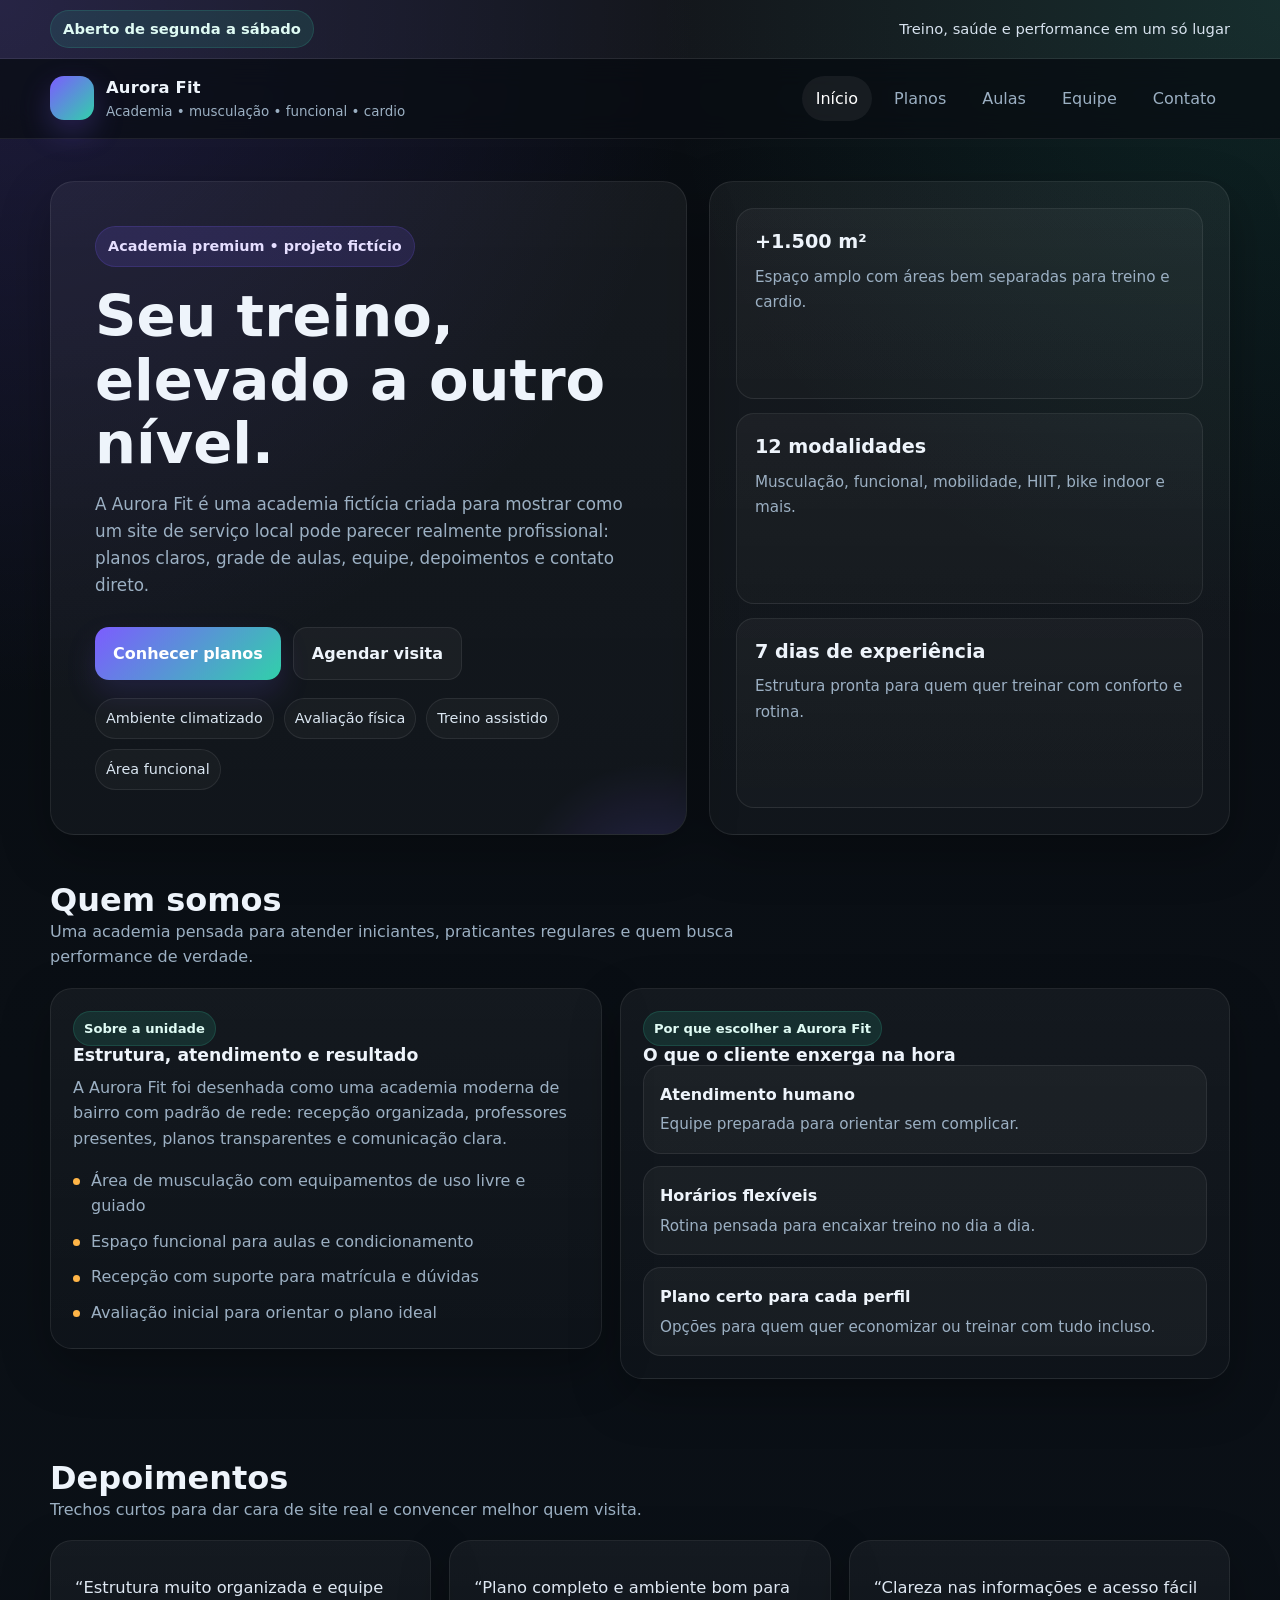
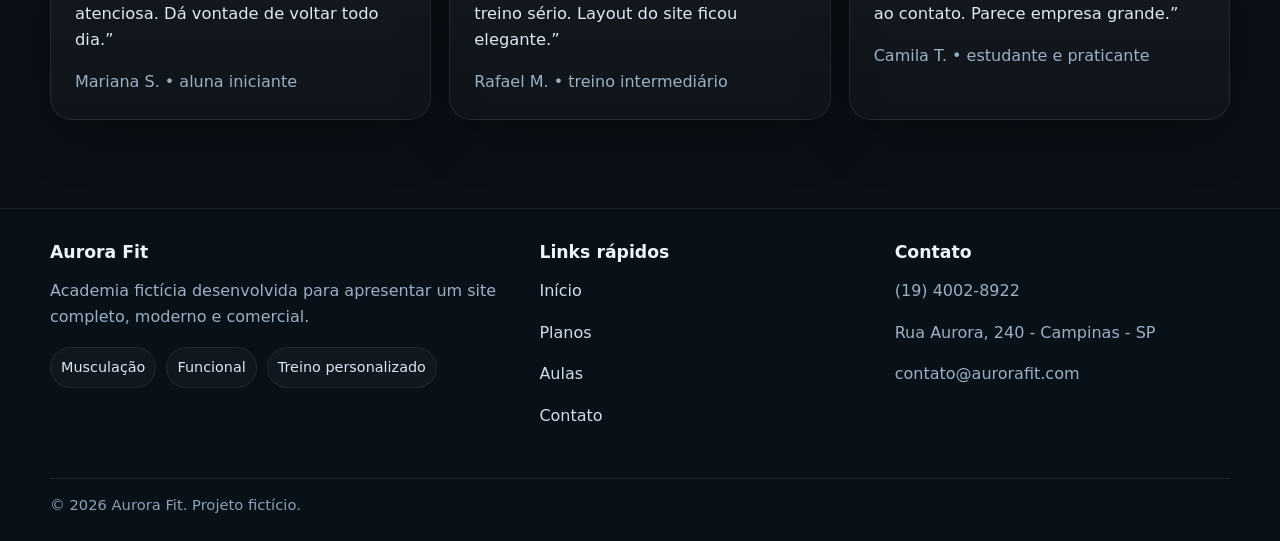
<file: index.html>
<!DOCTYPE html>
<html lang="pt-br">
<head>
<meta charset="UTF-8">
<meta name="viewport" content="width=device-width, initial-scale=1.0">
<title>Aurora Fit | Início</title>
<meta name="description" content="Aurora Fit — academia fictícia com site profissional, planos, aulas, equipe e contato.">
<link rel="stylesheet" href="styles.css">
</head>
<body>
<div class="topbar">
  <div class="container">
    <div class="pill">Aberto de segunda a sábado</div>
    <div>Treino, saúde e performance em um só lugar</div>
  </div>
</div>
<header class="header">
  <div class="container header-inner">
    <a class="brand" href="index.html">
      <div class="brand-mark"></div>
      <div>
        <div class="brand-name">Aurora Fit</div>
        <div class="brand-sub">Academia • musculação • funcional • cardio</div>
      </div>
    </a>
    <nav class="nav">
      
      <a href="index.html" data-nav>Início</a>
      <a href="planos.html" data-nav>Planos</a>
      <a href="aulas.html" data-nav>Aulas</a>
      <a href="equipe.html" data-nav>Equipe</a>
      <a href="contato.html" data-nav>Contato</a>
    
    </nav>
  </div>
</header>
<main class="hero">
  <div class="container hero-grid fade-in">
    <section class="panel hero-copy">
      <span class="kicker">Academia premium • projeto fictício</span>
      <h1>Seu treino, elevado a outro nível.</h1>
      <p class="lead">
        A Aurora Fit é uma academia fictícia criada para mostrar como um site de serviço local
        pode parecer realmente profissional: planos claros, grade de aulas, equipe, depoimentos e contato direto.
      </p>
      <div class="hero-actions">
        <a class="btn primary" href="planos.html">Conhecer planos</a>
        <a class="btn secondary" href="contato.html">Agendar visita</a>
      </div>
      <div class="badge-row">
        <span class="badge">Ambiente climatizado</span>
        <span class="badge">Avaliação física</span>
        <span class="badge">Treino assistido</span>
        <span class="badge">Área funcional</span>
      </div>
    </section>
    <aside class="panel hero-side">
      <div class="stat">
        <strong>+1.500 m²</strong>
        <span>Espaço amplo com áreas bem separadas para treino e cardio.</span>
      </div>
      <div class="stat">
        <strong>12 modalidades</strong>
        <span>Musculação, funcional, mobilidade, HIIT, bike indoor e mais.</span>
      </div>
      <div class="stat">
        <strong>7 dias de experiência</strong>
        <span>Estrutura pronta para quem quer treinar com conforto e rotina.</span>
      </div>
    </aside>
  </div>
</main>

<section class="section">
  <div class="container">
    <div class="section-head">
      <div>
        <h2>Quem somos</h2>
        <p>Uma academia pensada para atender iniciantes, praticantes regulares e quem busca performance de verdade.</p>
      </div>
    </div>
    <div class="split">
      <article class="card">
        <div class="pad">
          <span class="tag">Sobre a unidade</span>
          <h3 class="spacer">Estrutura, atendimento e resultado</h3>
          <p>
            A Aurora Fit foi desenhada como uma academia moderna de bairro com padrão de rede:
            recepção organizada, professores presentes, planos transparentes e comunicação clara.
          </p>
          <ul class="bullets">
            <li>Área de musculação com equipamentos de uso livre e guiado</li>
            <li>Espaço funcional para aulas e condicionamento</li>
            <li>Recepção com suporte para matrícula e dúvidas</li>
            <li>Avaliação inicial para orientar o plano ideal</li>
          </ul>
        </div>
      </article>
      <article class="card">
        <div class="pad">
          <span class="tag">Por que escolher a Aurora Fit</span>
          <h3 class="spacer">O que o cliente enxerga na hora</h3>
          <div class="workout">
            <div class="workout-item">
              <b>Atendimento humano</b>
              <span>Equipe preparada para orientar sem complicar.</span>
            </div>
            <div class="workout-item">
              <b>Horários flexíveis</b>
              <span>Rotina pensada para encaixar treino no dia a dia.</span>
            </div>
            <div class="workout-item">
              <b>Plano certo para cada perfil</b>
              <span>Opções para quem quer economizar ou treinar com tudo incluso.</span>
            </div>
          </div>
        </div>
      </article>
    </div>
  </div>
</section>

<section class="section">
  <div class="container">
    <div class="section-head">
      <div>
        <h2>Depoimentos</h2>
        <p>Trechos curtos para dar cara de site real e convencer melhor quem visita.</p>
      </div>
    </div>
    <div class="grid cols-3">
      <article class="card quote">
        <p>“Estrutura muito organizada e equipe atenciosa. Dá vontade de voltar todo dia.”</p>
        <div class="author">Mariana S. • aluna iniciante</div>
      </article>
      <article class="card quote">
        <p>“Plano completo e ambiente bom para treino sério. Layout do site ficou elegante.”</p>
        <div class="author">Rafael M. • treino intermediário</div>
      </article>
      <article class="card quote">
        <p>“Clareza nas informações e acesso fácil ao contato. Parece empresa grande.”</p>
        <div class="author">Camila T. • estudante e praticante</div>
      </article>
    </div>
  </div>
</section>
<footer class="footer">
  <div class="container footer-inner">
    <div>
      <h3>Aurora Fit</h3>
      <p>Academia fictícia desenvolvida para apresentar um site completo, moderno e comercial.</p>
      <div class="badge-row">
        <span class="badge">Musculação</span>
        <span class="badge">Funcional</span>
        <span class="badge">Treino personalizado</span>
      </div>
    </div>
    <div>
      <h3>Links rápidos</h3>
      <p><a href="index.html">Início</a></p>
      <p><a href="planos.html">Planos</a></p>
      <p><a href="aulas.html">Aulas</a></p>
      <p><a href="contato.html">Contato</a></p>
    </div>
    <div>
      <h3>Contato</h3>
      <p>(19) 4002-8922</p>
      <p>Rua Aurora, 240 - Campinas - SP</p>
      <p>contato@aurorafit.com</p>
    </div>
  </div>
  <div class="container footer-bottom">
    © 2026 Aurora Fit. Projeto fictício.
  </div>
</footer>
<script src="script.js"></script>
</body>
</html>
</file>
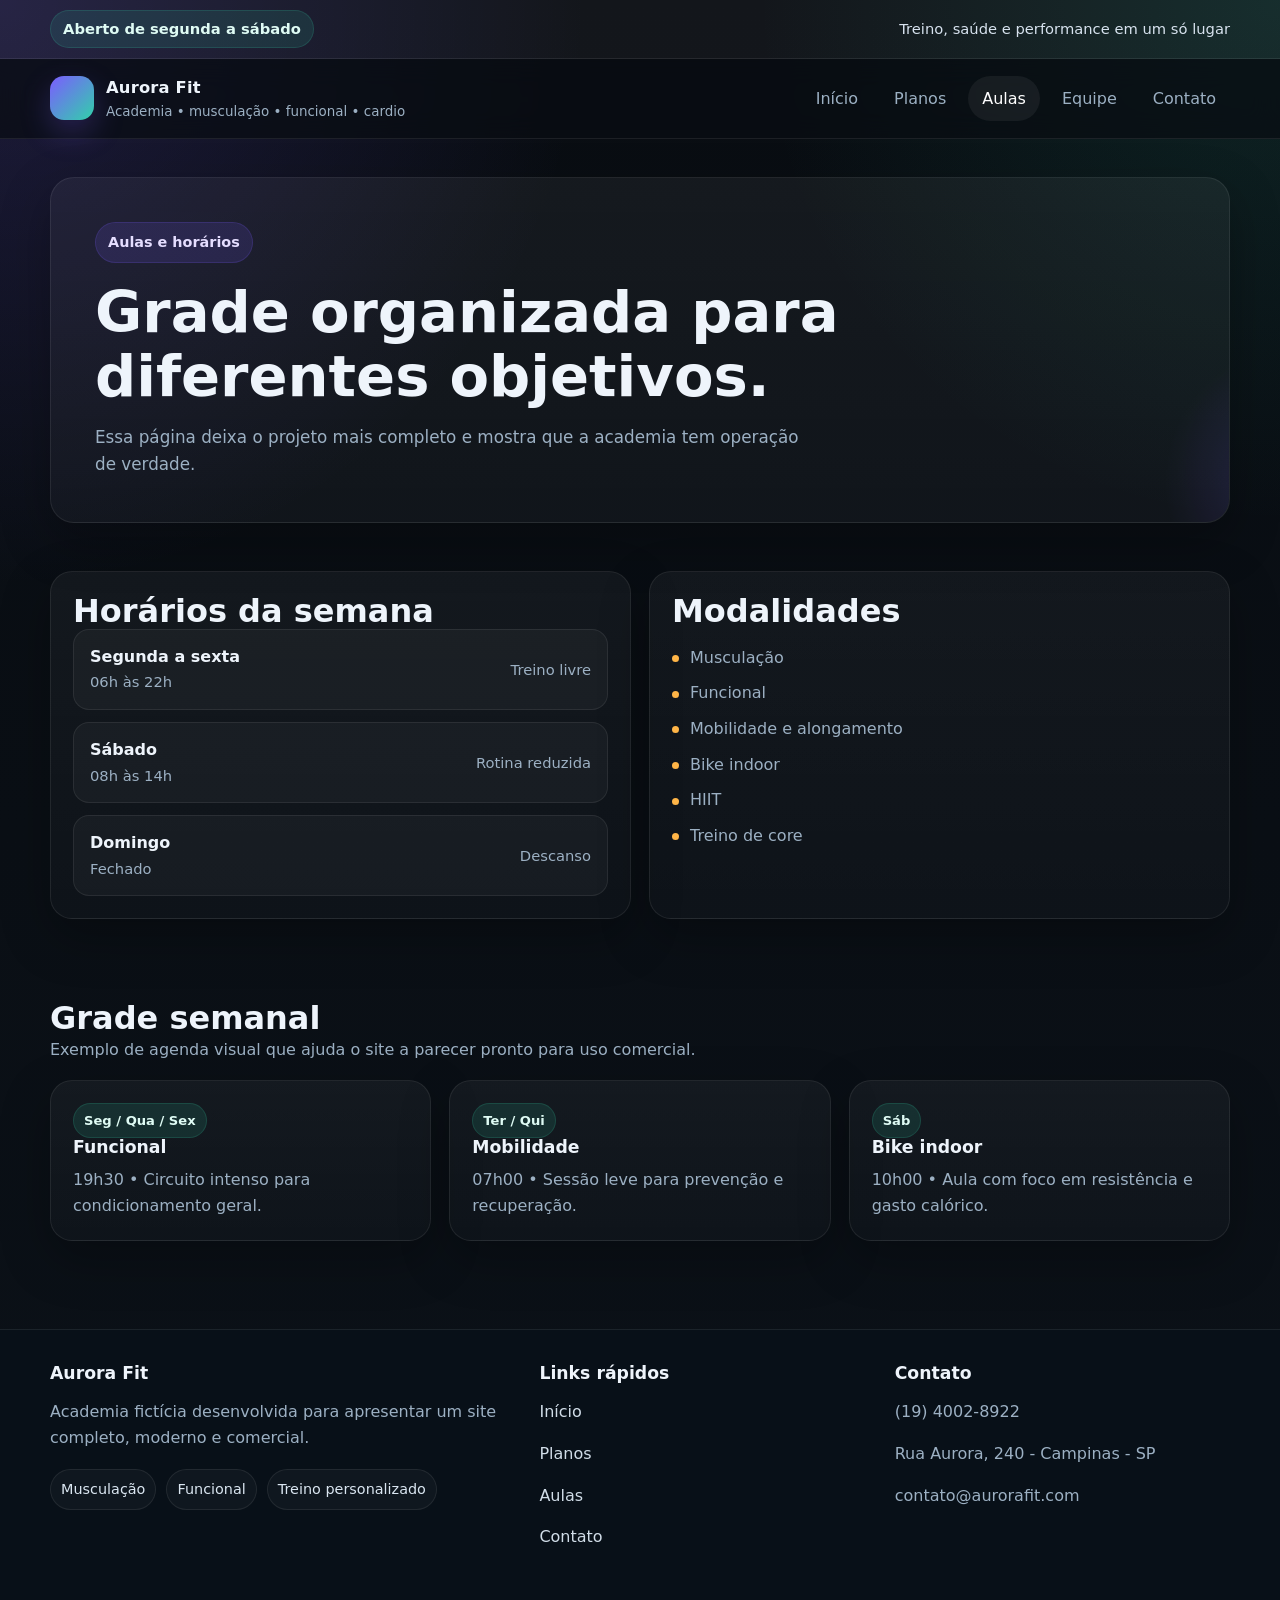
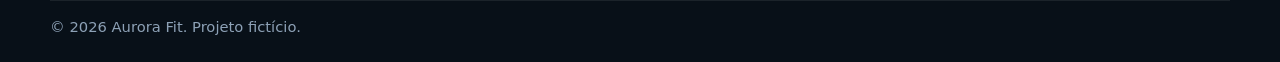
<file: aulas.html>
<!DOCTYPE html>
<html lang="pt-br">
<head>
<meta charset="UTF-8">
<meta name="viewport" content="width=device-width, initial-scale=1.0">
<title>Aurora Fit | Aulas</title>
<meta name="description" content="Aurora Fit — academia fictícia com site profissional, planos, aulas, equipe e contato.">
<link rel="stylesheet" href="styles.css">
</head>
<body>
<div class="topbar">
  <div class="container">
    <div class="pill">Aberto de segunda a sábado</div>
    <div>Treino, saúde e performance em um só lugar</div>
  </div>
</div>
<header class="header">
  <div class="container header-inner">
    <a class="brand" href="index.html">
      <div class="brand-mark"></div>
      <div>
        <div class="brand-name">Aurora Fit</div>
        <div class="brand-sub">Academia • musculação • funcional • cardio</div>
      </div>
    </a>
    <nav class="nav">
      
      <a href="index.html" data-nav>Início</a>
      <a href="planos.html" data-nav>Planos</a>
      <a href="aulas.html" data-nav>Aulas</a>
      <a href="equipe.html" data-nav>Equipe</a>
      <a href="contato.html" data-nav>Contato</a>
    
    </nav>
  </div>
</header>
<main class="hero" style="padding-top:38px">
  <div class="container">
    <section class="panel hero-copy fade-in">
      <span class="kicker">Aulas e horários</span>
      <h1>Grade organizada para diferentes objetivos.</h1>
      <p class="lead">Essa página deixa o projeto mais completo e mostra que a academia tem operação de verdade.</p>
    </section>
  </div>
</main>

<section class="section">
  <div class="container">
    <div class="grid cols-2">
      <article class="card">
        <div class="pad">
          <h2>Horários da semana</h2>
          <div class="schedule">
            <div class="slot"><div><strong>Segunda a sexta</strong><span>06h às 22h</span></div><span>Treino livre</span></div>
            <div class="slot"><div><strong>Sábado</strong><span>08h às 14h</span></div><span>Rotina reduzida</span></div>
            <div class="slot"><div><strong>Domingo</strong><span>Fechado</span></div><span>Descanso</span></div>
          </div>
        </div>
      </article>
      <article class="card">
        <div class="pad">
          <h2>Modalidades</h2>
          <ul class="bullets">
            <li>Musculação</li>
            <li>Funcional</li>
            <li>Mobilidade e alongamento</li>
            <li>Bike indoor</li>
            <li>HIIT</li>
            <li>Treino de core</li>
          </ul>
        </div>
      </article>
    </div>
  </div>
</section>

<section class="section">
  <div class="container">
    <div class="section-head">
      <div>
        <h2>Grade semanal</h2>
        <p>Exemplo de agenda visual que ajuda o site a parecer pronto para uso comercial.</p>
      </div>
    </div>
    <div class="grid cols-3">
      <article class="card"><div class="pad"><span class="tag">Seg / Qua / Sex</span><h3 class="spacer">Funcional</h3><p>19h30 • Circuito intenso para condicionamento geral.</p></div></article>
      <article class="card"><div class="pad"><span class="tag">Ter / Qui</span><h3 class="spacer">Mobilidade</h3><p>07h00 • Sessão leve para prevenção e recuperação.</p></div></article>
      <article class="card"><div class="pad"><span class="tag">Sáb</span><h3 class="spacer">Bike indoor</h3><p>10h00 • Aula com foco em resistência e gasto calórico.</p></div></article>
    </div>
  </div>
</section>
<footer class="footer">
  <div class="container footer-inner">
    <div>
      <h3>Aurora Fit</h3>
      <p>Academia fictícia desenvolvida para apresentar um site completo, moderno e comercial.</p>
      <div class="badge-row">
        <span class="badge">Musculação</span>
        <span class="badge">Funcional</span>
        <span class="badge">Treino personalizado</span>
      </div>
    </div>
    <div>
      <h3>Links rápidos</h3>
      <p><a href="index.html">Início</a></p>
      <p><a href="planos.html">Planos</a></p>
      <p><a href="aulas.html">Aulas</a></p>
      <p><a href="contato.html">Contato</a></p>
    </div>
    <div>
      <h3>Contato</h3>
      <p>(19) 4002-8922</p>
      <p>Rua Aurora, 240 - Campinas - SP</p>
      <p>contato@aurorafit.com</p>
    </div>
  </div>
  <div class="container footer-bottom">
    © 2026 Aurora Fit. Projeto fictício.
  </div>
</footer>
<script src="script.js"></script>
</body>
</html>
</file>
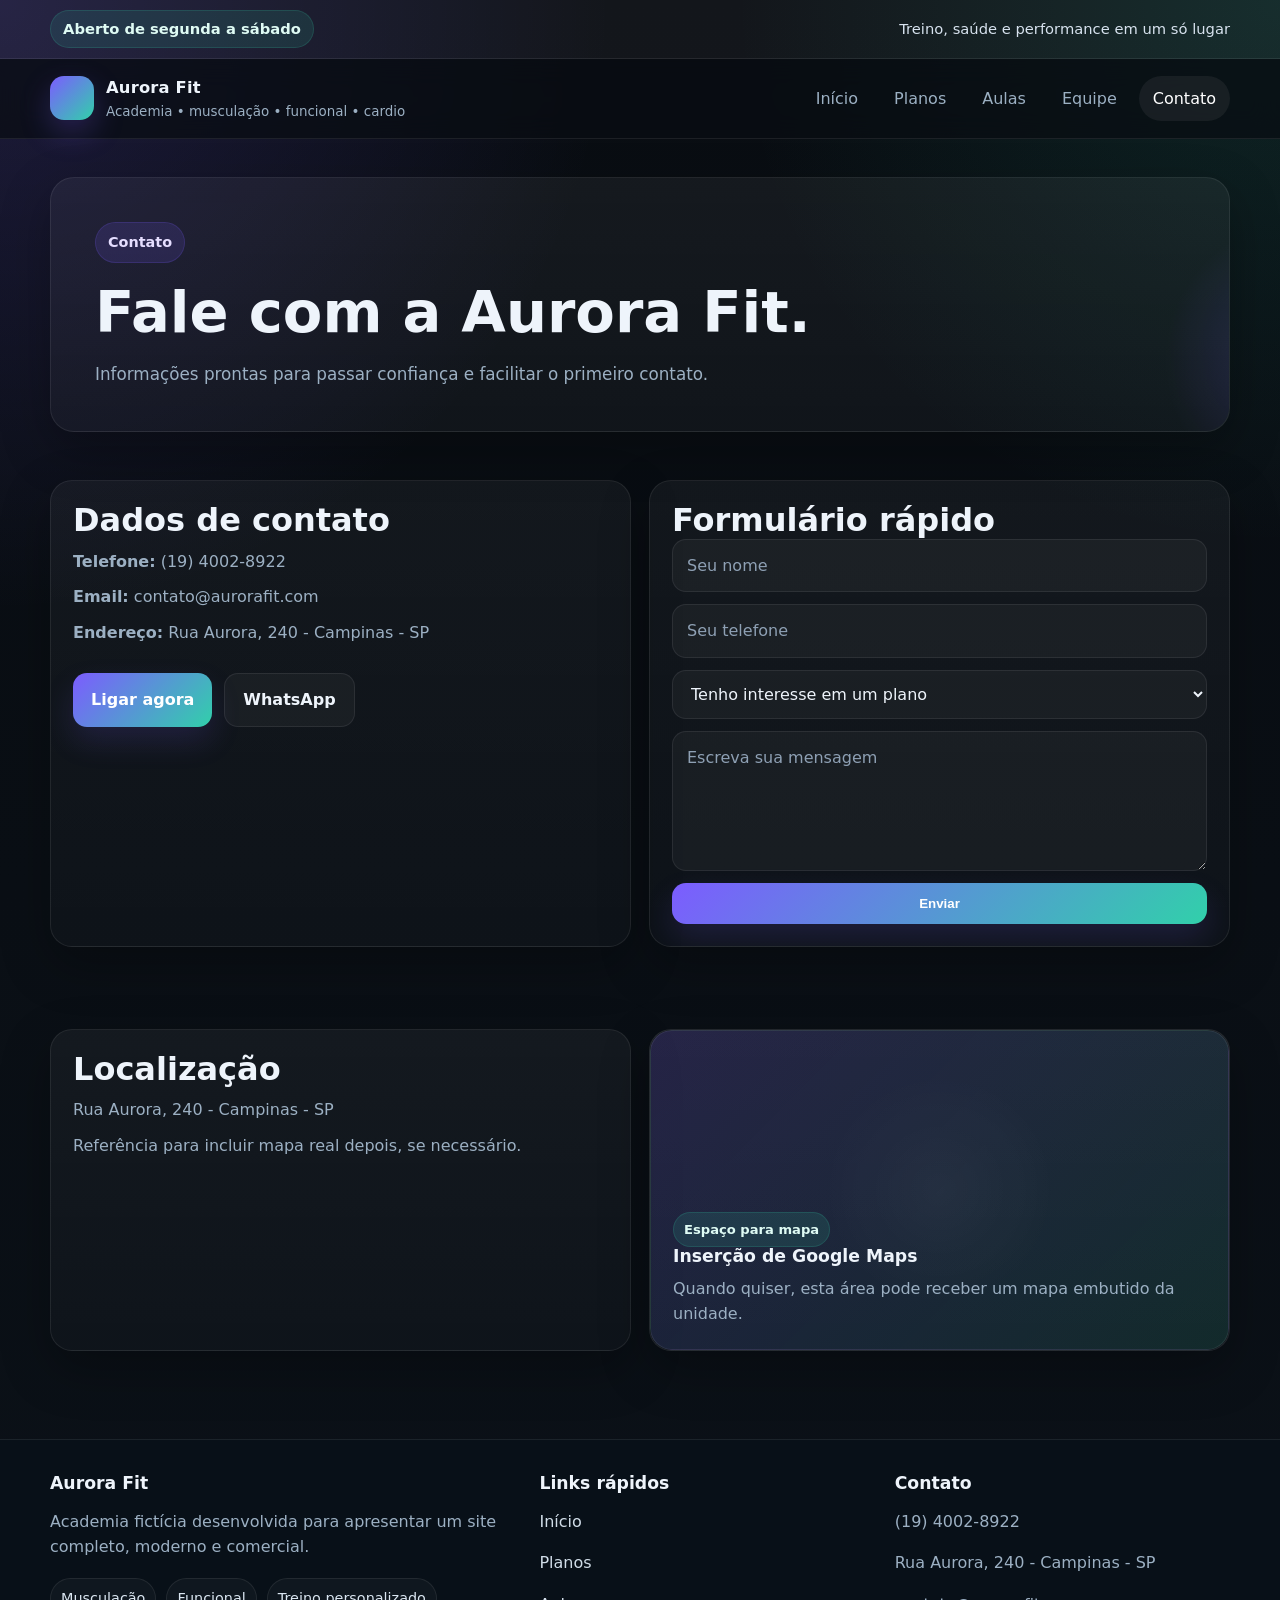
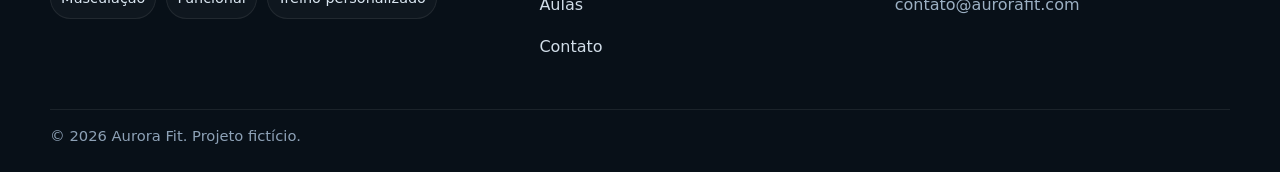
<file: contato.html>
<!DOCTYPE html>
<html lang="pt-br">
<head>
<meta charset="UTF-8">
<meta name="viewport" content="width=device-width, initial-scale=1.0">
<title>Aurora Fit | Contato</title>
<meta name="description" content="Aurora Fit — academia fictícia com site profissional, planos, aulas, equipe e contato.">
<link rel="stylesheet" href="styles.css">
</head>
<body>
<div class="topbar">
  <div class="container">
    <div class="pill">Aberto de segunda a sábado</div>
    <div>Treino, saúde e performance em um só lugar</div>
  </div>
</div>
<header class="header">
  <div class="container header-inner">
    <a class="brand" href="index.html">
      <div class="brand-mark"></div>
      <div>
        <div class="brand-name">Aurora Fit</div>
        <div class="brand-sub">Academia • musculação • funcional • cardio</div>
      </div>
    </a>
    <nav class="nav">
      
      <a href="index.html" data-nav>Início</a>
      <a href="planos.html" data-nav>Planos</a>
      <a href="aulas.html" data-nav>Aulas</a>
      <a href="equipe.html" data-nav>Equipe</a>
      <a href="contato.html" data-nav>Contato</a>
    
    </nav>
  </div>
</header>
<main class="hero" style="padding-top:38px">
  <div class="container">
    <section class="panel hero-copy fade-in">
      <span class="kicker">Contato</span>
      <h1>Fale com a Aurora Fit.</h1>
      <p class="lead">Informações prontas para passar confiança e facilitar o primeiro contato.</p>
    </section>
  </div>
</main>

<section class="section">
  <div class="container">
    <div class="contact-grid">
      <article class="card">
        <div class="pad">
          <h2>Dados de contato</h2>
          <p><strong>Telefone:</strong> (19) 4002-8922</p>
          <p><strong>Email:</strong> contato@aurorafit.com</p>
          <p><strong>Endereço:</strong> Rua Aurora, 240 - Campinas - SP</p>
          <div class="hero-actions">
            <a class="btn primary" href="tel:+551940028922">Ligar agora</a>
            <a class="btn secondary" href="https://wa.me/551940028922" target="_blank" rel="noreferrer">WhatsApp</a>
          </div>
        </div>
      </article>
      <article class="card">
        <div class="pad">
          <h2>Formulário rápido</h2>
          <form class="form">
            <input type="text" placeholder="Seu nome">
            <input type="tel" placeholder="Seu telefone">
            <select>
              <option>Tenho interesse em um plano</option>
              <option>Quero fazer uma visita</option>
              <option>Tenho dúvida sobre aulas</option>
              <option>Quero treinar com personal</option>
            </select>
            <textarea placeholder="Escreva sua mensagem"></textarea>
            <button class="btn primary" type="button" onclick="alert('Formulário fictício para demonstração.')">Enviar</button>
          </form>
        </div>
      </article>
    </div>
  </div>
</section>

<section class="section">
  <div class="container">
    <div class="grid cols-2">
      <article class="card">
        <div class="pad">
          <h2>Localização</h2>
          <p>Rua Aurora, 240 - Campinas - SP</p>
          <p>Referência para incluir mapa real depois, se necessário.</p>
        </div>
      </article>
      <article class="card">
        <div class="mapbox">
          <div>
            <span class="tag">Espaço para mapa</span>
            <h3 class="spacer">Inserção de Google Maps</h3>
            <p>Quando quiser, esta área pode receber um mapa embutido da unidade.</p>
          </div>
        </div>
      </article>
    </div>
  </div>
</section>
<footer class="footer">
  <div class="container footer-inner">
    <div>
      <h3>Aurora Fit</h3>
      <p>Academia fictícia desenvolvida para apresentar um site completo, moderno e comercial.</p>
      <div class="badge-row">
        <span class="badge">Musculação</span>
        <span class="badge">Funcional</span>
        <span class="badge">Treino personalizado</span>
      </div>
    </div>
    <div>
      <h3>Links rápidos</h3>
      <p><a href="index.html">Início</a></p>
      <p><a href="planos.html">Planos</a></p>
      <p><a href="aulas.html">Aulas</a></p>
      <p><a href="contato.html">Contato</a></p>
    </div>
    <div>
      <h3>Contato</h3>
      <p>(19) 4002-8922</p>
      <p>Rua Aurora, 240 - Campinas - SP</p>
      <p>contato@aurorafit.com</p>
    </div>
  </div>
  <div class="container footer-bottom">
    © 2026 Aurora Fit. Projeto fictício.
  </div>
</footer>
<script src="script.js"></script>
</body>
</html>
</file>
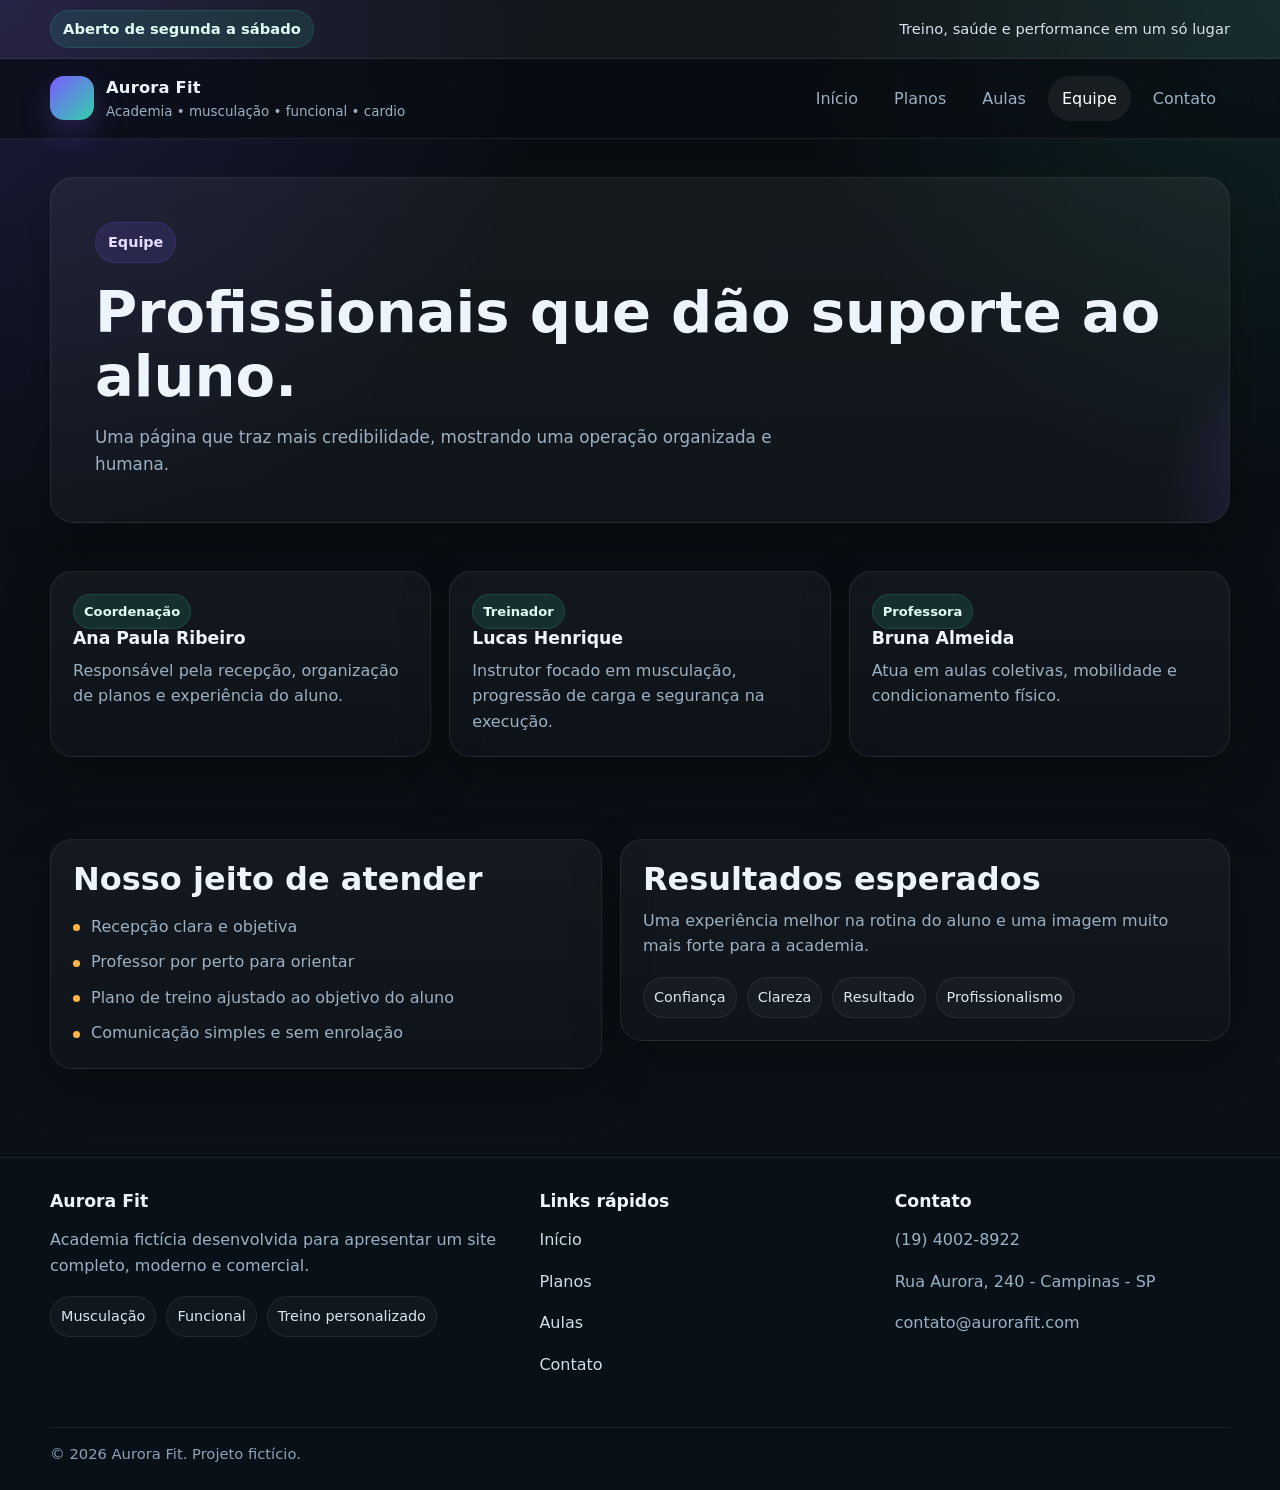
<file: equipe.html>
<!DOCTYPE html>
<html lang="pt-br">
<head>
<meta charset="UTF-8">
<meta name="viewport" content="width=device-width, initial-scale=1.0">
<title>Aurora Fit | Equipe</title>
<meta name="description" content="Aurora Fit — academia fictícia com site profissional, planos, aulas, equipe e contato.">
<link rel="stylesheet" href="styles.css">
</head>
<body>
<div class="topbar">
  <div class="container">
    <div class="pill">Aberto de segunda a sábado</div>
    <div>Treino, saúde e performance em um só lugar</div>
  </div>
</div>
<header class="header">
  <div class="container header-inner">
    <a class="brand" href="index.html">
      <div class="brand-mark"></div>
      <div>
        <div class="brand-name">Aurora Fit</div>
        <div class="brand-sub">Academia • musculação • funcional • cardio</div>
      </div>
    </a>
    <nav class="nav">
      
      <a href="index.html" data-nav>Início</a>
      <a href="planos.html" data-nav>Planos</a>
      <a href="aulas.html" data-nav>Aulas</a>
      <a href="equipe.html" data-nav>Equipe</a>
      <a href="contato.html" data-nav>Contato</a>
    
    </nav>
  </div>
</header>
<main class="hero" style="padding-top:38px">
  <div class="container">
    <section class="panel hero-copy fade-in">
      <span class="kicker">Equipe</span>
      <h1>Profissionais que dão suporte ao aluno.</h1>
      <p class="lead">Uma página que traz mais credibilidade, mostrando uma operação organizada e humana.</p>
    </section>
  </div>
</main>

<section class="section">
  <div class="container">
    <div class="grid cols-3">
      <article class="card">
        <div class="pad">
          <span class="tag">Coordenação</span>
          <h3 class="spacer">Ana Paula Ribeiro</h3>
          <p>Responsável pela recepção, organização de planos e experiência do aluno.</p>
        </div>
      </article>
      <article class="card">
        <div class="pad">
          <span class="tag">Treinador</span>
          <h3 class="spacer">Lucas Henrique</h3>
          <p>Instrutor focado em musculação, progressão de carga e segurança na execução.</p>
        </div>
      </article>
      <article class="card">
        <div class="pad">
          <span class="tag">Professora</span>
          <h3 class="spacer">Bruna Almeida</h3>
          <p>Atua em aulas coletivas, mobilidade e condicionamento físico.</p>
        </div>
      </article>
    </div>
  </div>
</section>

<section class="section">
  <div class="container">
    <div class="split">
      <article class="card">
        <div class="pad">
          <h2>Nosso jeito de atender</h2>
          <ul class="bullets">
            <li>Recepção clara e objetiva</li>
            <li>Professor por perto para orientar</li>
            <li>Plano de treino ajustado ao objetivo do aluno</li>
            <li>Comunicação simples e sem enrolação</li>
          </ul>
        </div>
      </article>
      <article class="card">
        <div class="pad">
          <h2>Resultados esperados</h2>
          <p>Uma experiência melhor na rotina do aluno e uma imagem muito mais forte para a academia.</p>
          <div class="badge-row">
            <span class="badge">Confiança</span>
            <span class="badge">Clareza</span>
            <span class="badge">Resultado</span>
            <span class="badge">Profissionalismo</span>
          </div>
        </div>
      </article>
    </div>
  </div>
</section>
<footer class="footer">
  <div class="container footer-inner">
    <div>
      <h3>Aurora Fit</h3>
      <p>Academia fictícia desenvolvida para apresentar um site completo, moderno e comercial.</p>
      <div class="badge-row">
        <span class="badge">Musculação</span>
        <span class="badge">Funcional</span>
        <span class="badge">Treino personalizado</span>
      </div>
    </div>
    <div>
      <h3>Links rápidos</h3>
      <p><a href="index.html">Início</a></p>
      <p><a href="planos.html">Planos</a></p>
      <p><a href="aulas.html">Aulas</a></p>
      <p><a href="contato.html">Contato</a></p>
    </div>
    <div>
      <h3>Contato</h3>
      <p>(19) 4002-8922</p>
      <p>Rua Aurora, 240 - Campinas - SP</p>
      <p>contato@aurorafit.com</p>
    </div>
  </div>
  <div class="container footer-bottom">
    © 2026 Aurora Fit. Projeto fictício.
  </div>
</footer>
<script src="script.js"></script>
</body>
</html>
</file>
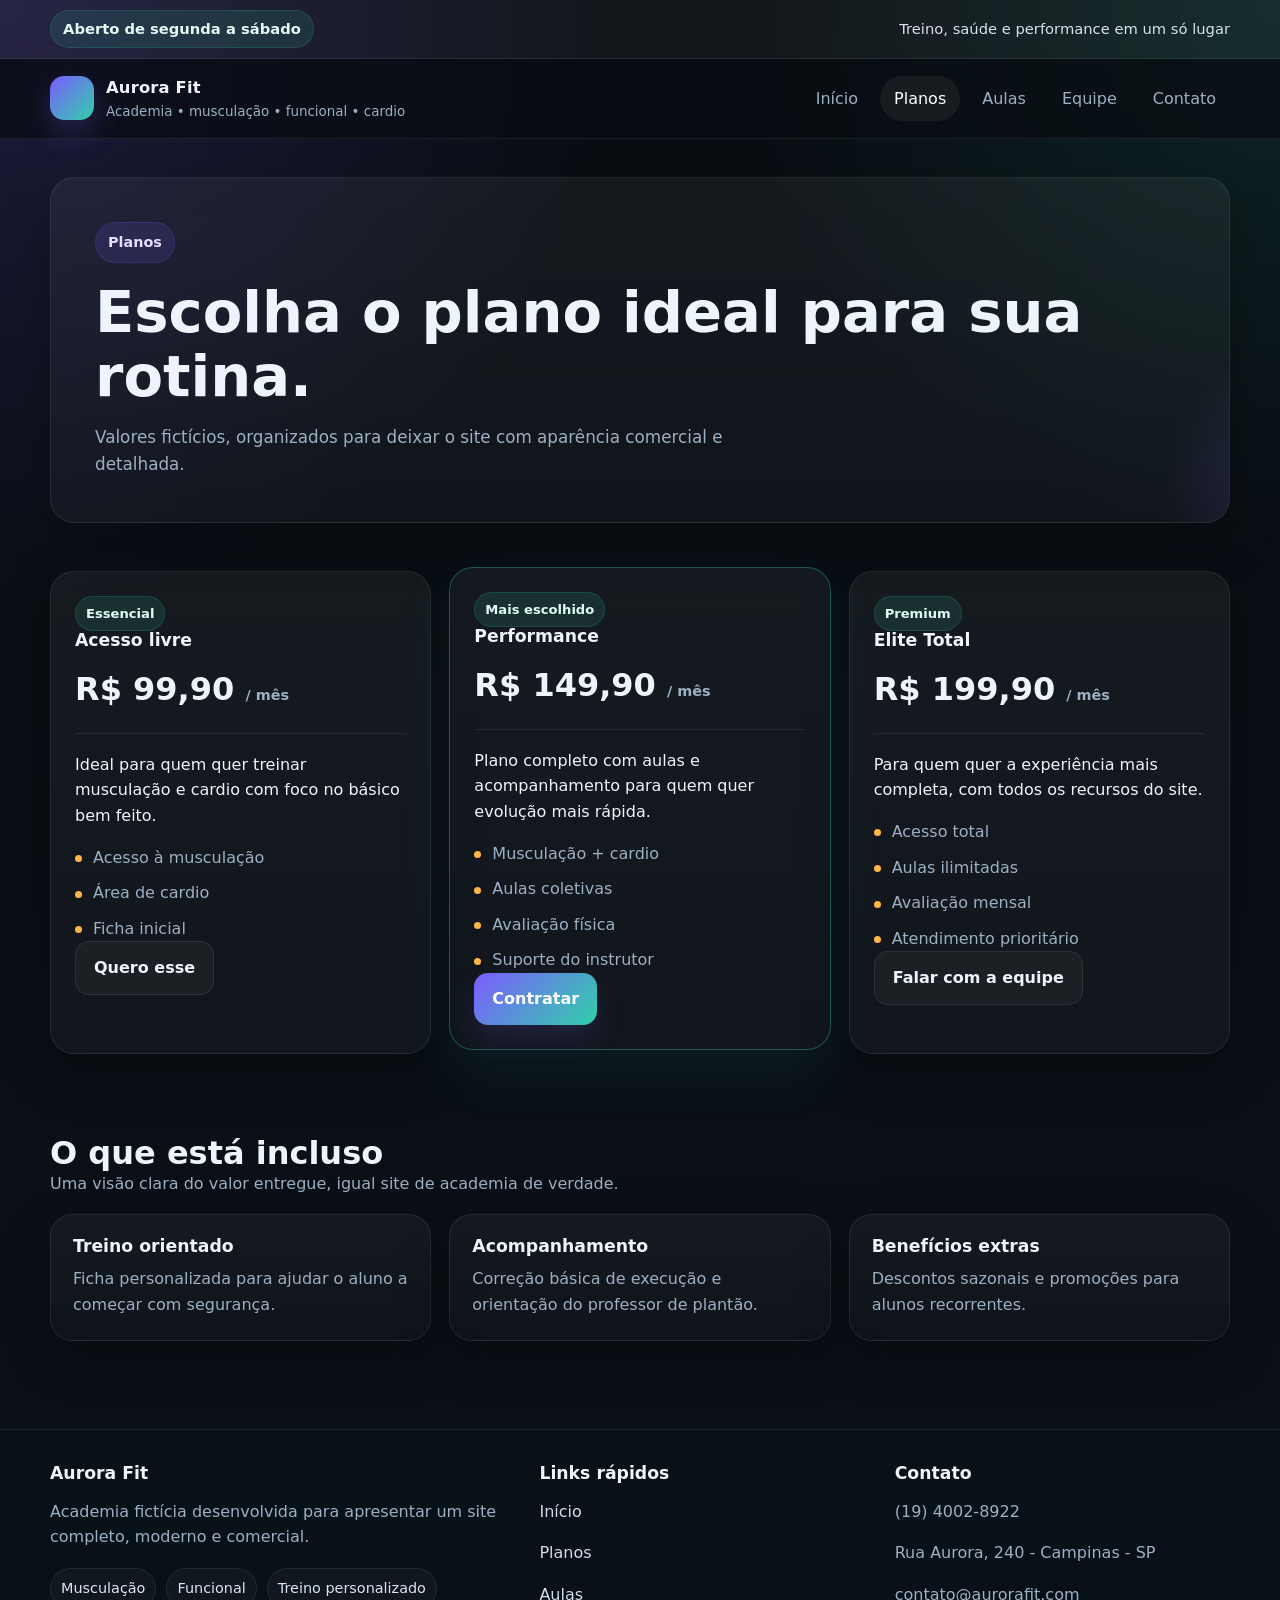
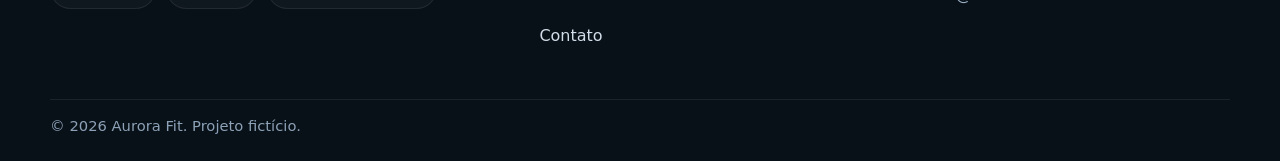
<file: planos.html>
<!DOCTYPE html>
<html lang="pt-br">
<head>
<meta charset="UTF-8">
<meta name="viewport" content="width=device-width, initial-scale=1.0">
<title>Aurora Fit | Planos</title>
<meta name="description" content="Aurora Fit — academia fictícia com site profissional, planos, aulas, equipe e contato.">
<link rel="stylesheet" href="styles.css">
</head>
<body>
<div class="topbar">
  <div class="container">
    <div class="pill">Aberto de segunda a sábado</div>
    <div>Treino, saúde e performance em um só lugar</div>
  </div>
</div>
<header class="header">
  <div class="container header-inner">
    <a class="brand" href="index.html">
      <div class="brand-mark"></div>
      <div>
        <div class="brand-name">Aurora Fit</div>
        <div class="brand-sub">Academia • musculação • funcional • cardio</div>
      </div>
    </a>
    <nav class="nav">
      
      <a href="index.html" data-nav>Início</a>
      <a href="planos.html" data-nav>Planos</a>
      <a href="aulas.html" data-nav>Aulas</a>
      <a href="equipe.html" data-nav>Equipe</a>
      <a href="contato.html" data-nav>Contato</a>
    
    </nav>
  </div>
</header>
<main class="hero" style="padding-top:38px">
  <div class="container">
    <section class="panel hero-copy fade-in">
      <span class="kicker">Planos</span>
      <h1>Escolha o plano ideal para sua rotina.</h1>
      <p class="lead">
        Valores fictícios, organizados para deixar o site com aparência comercial e detalhada.
      </p>
    </section>
  </div>
</main>

<section class="section">
  <div class="container">
    <div class="pricing">
      <article class="price-card">
        <span class="tag">Essencial</span>
        <h3 class="spacer">Acesso livre</h3>
        <div class="price">R$ 99,90 <small>/ mês</small></div>
        <div class="hr"></div>
        <p>Ideal para quem quer treinar musculação e cardio com foco no básico bem feito.</p>
        <ul class="bullets">
          <li>Acesso à musculação</li>
          <li>Área de cardio</li>
          <li>Ficha inicial</li>
        </ul>
        <div class="spacer"></div>
        <a class="btn secondary" href="contato.html">Quero esse</a>
      </article>

      <article class="price-card featured">
        <span class="tag">Mais escolhido</span>
        <h3 class="spacer">Performance</h3>
        <div class="price">R$ 149,90 <small>/ mês</small></div>
        <div class="hr"></div>
        <p>Plano completo com aulas e acompanhamento para quem quer evolução mais rápida.</p>
        <ul class="bullets">
          <li>Musculação + cardio</li>
          <li>Aulas coletivas</li>
          <li>Avaliação física</li>
          <li>Suporte do instrutor</li>
        </ul>
        <div class="spacer"></div>
        <a class="btn primary" href="contato.html">Contratar</a>
      </article>

      <article class="price-card">
        <span class="tag">Premium</span>
        <h3 class="spacer">Elite Total</h3>
        <div class="price">R$ 199,90 <small>/ mês</small></div>
        <div class="hr"></div>
        <p>Para quem quer a experiência mais completa, com todos os recursos do site.</p>
        <ul class="bullets">
          <li>Acesso total</li>
          <li>Aulas ilimitadas</li>
          <li>Avaliação mensal</li>
          <li>Atendimento prioritário</li>
        </ul>
        <div class="spacer"></div>
        <a class="btn secondary" href="contato.html">Falar com a equipe</a>
      </article>
    </div>
  </div>
</section>

<section class="section">
  <div class="container">
    <div class="section-head">
      <div>
        <h2>O que está incluso</h2>
        <p>Uma visão clara do valor entregue, igual site de academia de verdade.</p>
      </div>
    </div>
    <div class="grid cols-3">
      <article class="card">
        <div class="pad">
          <h3>Treino orientado</h3>
          <p>Ficha personalizada para ajudar o aluno a começar com segurança.</p>
        </div>
      </article>
      <article class="card">
        <div class="pad">
          <h3>Acompanhamento</h3>
          <p>Correção básica de execução e orientação do professor de plantão.</p>
        </div>
      </article>
      <article class="card">
        <div class="pad">
          <h3>Benefícios extras</h3>
          <p>Descontos sazonais e promoções para alunos recorrentes.</p>
        </div>
      </article>
    </div>
  </div>
</section>
<footer class="footer">
  <div class="container footer-inner">
    <div>
      <h3>Aurora Fit</h3>
      <p>Academia fictícia desenvolvida para apresentar um site completo, moderno e comercial.</p>
      <div class="badge-row">
        <span class="badge">Musculação</span>
        <span class="badge">Funcional</span>
        <span class="badge">Treino personalizado</span>
      </div>
    </div>
    <div>
      <h3>Links rápidos</h3>
      <p><a href="index.html">Início</a></p>
      <p><a href="planos.html">Planos</a></p>
      <p><a href="aulas.html">Aulas</a></p>
      <p><a href="contato.html">Contato</a></p>
    </div>
    <div>
      <h3>Contato</h3>
      <p>(19) 4002-8922</p>
      <p>Rua Aurora, 240 - Campinas - SP</p>
      <p>contato@aurorafit.com</p>
    </div>
  </div>
  <div class="container footer-bottom">
    © 2026 Aurora Fit. Projeto fictício.
  </div>
</footer>
<script src="script.js"></script>
</body>
</html>
</file>
<file: styles.css>
:root{
  --bg:#0b0f14;
  --bg-soft:#101720;
  --surface:#111a24;
  --surface-2:#152131;
  --card:#121c28;
  --text:#eef4fb;
  --muted:#9cb0c3;
  --line:rgba(255,255,255,.08);
  --brand:#7c5cff;
  --brand-2:#31d0aa;
  --brand-3:#ffb547;
  --shadow:0 18px 50px rgba(0,0,0,.28);
  --radius:24px;
  --max:1180px;
}

*{box-sizing:border-box}
html{scroll-behavior:smooth}
body{
  margin:0;
  font-family: Inter, system-ui, -apple-system, BlinkMacSystemFont, "Segoe UI", sans-serif;
  color:var(--text);
  background:
    radial-gradient(circle at top left, rgba(124,92,255,.18), transparent 28%),
    radial-gradient(circle at top right, rgba(49,208,170,.12), transparent 25%),
    linear-gradient(180deg, #090d12 0%, #0b1118 100%);
  line-height:1.6;
}
a{color:inherit}
img{max-width:100%; display:block}
.container{width:min(var(--max), calc(100% - 32px)); margin:0 auto}
.topbar{
  background:rgba(255,255,255,.04);
  border-bottom:1px solid var(--line);
  color:#d7e2ee;
  font-size:.92rem;
}
.topbar .container{
  display:flex; align-items:center; justify-content:space-between; gap:16px;
  padding:10px 0;
}
.topbar .pill{
  display:inline-flex; align-items:center; gap:8px;
  padding:6px 12px;
  border-radius:999px;
  background:rgba(49,208,170,.12);
  color:#dffbf4;
  border:1px solid rgba(49,208,170,.16);
  font-weight:600;
}
.header{
  position:sticky; top:0; z-index:100;
  backdrop-filter: blur(14px);
  background:rgba(9,13,18,.72);
  border-bottom:1px solid var(--line);
}
.header-inner{
  display:flex; align-items:center; justify-content:space-between; gap:18px;
  padding:16px 0;
}
.brand{
  display:flex; align-items:center; gap:12px; text-decoration:none;
}
.brand-mark{
  width:44px; height:44px; border-radius:14px;
  background: linear-gradient(135deg, var(--brand), var(--brand-2));
  box-shadow: 0 12px 30px rgba(124,92,255,.25);
}
.brand-name{font-size:1.02rem; font-weight:800; letter-spacing:.2px}
.brand-sub{font-size:.84rem; color:var(--muted)}
.nav{
  display:flex; gap:8px; flex-wrap:wrap; align-items:center;
}
.nav a{
  text-decoration:none;
  color:var(--muted);
  padding:10px 14px;
  border-radius:999px;
  transition:.2s ease;
}
.nav a:hover,.nav a.active{
  color:white;
  background:rgba(255,255,255,.06);
}
.hero{
  padding:42px 0 24px;
}
.hero-grid{
  display:grid;
  grid-template-columns:1.1fr .9fr;
  gap:22px;
  align-items:stretch;
}
.panel{
  background:linear-gradient(180deg, rgba(255,255,255,.05), rgba(255,255,255,.03));
  border:1px solid var(--line);
  border-radius:var(--radius);
  box-shadow:var(--shadow);
}
.hero-copy{
  padding:44px;
  overflow:hidden;
  position:relative;
}
.hero-copy::after{
  content:"";
  position:absolute;
  inset:auto -20% -35% auto;
  width:320px; height:320px;
  background: radial-gradient(circle, rgba(124,92,255,.22), transparent 62%);
  pointer-events:none;
}
.kicker{
  display:inline-flex; align-items:center; gap:8px;
  padding:8px 12px;
  border-radius:999px;
  background:rgba(124,92,255,.14);
  border:1px solid rgba(124,92,255,.18);
  color:#e5deff;
  font-weight:700;
  font-size:.9rem;
}
h1,h2,h3{line-height:1.1; margin:0}
h1{font-size:clamp(2.4rem, 4.5vw, 4.8rem); margin-top:18px}
h2{font-size:clamp(1.5rem, 2.5vw, 2.4rem)}
h3{font-size:1.08rem}
.lead{
  margin:16px 0 0;
  color:var(--muted);
  max-width:66ch;
  font-size:1.05rem;
}
.hero-actions{
  display:flex; gap:12px; flex-wrap:wrap;
  margin-top:28px;
}
.btn{
  display:inline-flex; align-items:center; justify-content:center;
  border:none;
  border-radius:14px;
  padding:13px 18px;
  font-weight:700;
  text-decoration:none;
  transition:.2s ease;
  cursor:pointer;
}
.btn.primary{
  background:linear-gradient(135deg, var(--brand), var(--brand-2));
  color:white;
  box-shadow:0 14px 30px rgba(124,92,255,.15);
}
.btn.primary:hover{transform:translateY(-1px); filter:brightness(1.02)}
.btn.secondary{
  background:rgba(255,255,255,.04);
  border:1px solid var(--line);
  color:var(--text);
}
.btn.secondary:hover{background:rgba(255,255,255,.07)}
.hero-side{
  padding:26px;
  display:grid;
  gap:14px;
}
.stat{
  padding:18px;
  border-radius:18px;
  background:linear-gradient(180deg, rgba(255,255,255,.04), rgba(255,255,255,.02));
  border:1px solid var(--line);
}
.stat strong{
  display:block;
  font-size:1.2rem;
  margin-bottom:6px;
}
.stat span{color:var(--muted); font-size:.95rem}
.section{
  padding:24px 0 58px;
}
.section-head{
  display:flex; justify-content:space-between; gap:16px; align-items:end;
  margin-bottom:18px;
}
.section-head p{margin:0; color:var(--muted); max-width:70ch}
.grid{display:grid; gap:18px}
.cols-3{grid-template-columns:repeat(3, 1fr)}
.cols-2{grid-template-columns:repeat(2, 1fr)}
.card{
  background:linear-gradient(180deg, rgba(255,255,255,.045), rgba(255,255,255,.02));
  border:1px solid var(--line);
  border-radius:22px;
  overflow:hidden;
  box-shadow:var(--shadow);
}
.card .pad{padding:22px}
.card p{color:var(--muted); margin:10px 0 0}
.tag{
  display:inline-flex;
  padding:6px 10px;
  border-radius:999px;
  background:rgba(49,208,170,.12);
  color:#dffbf4;
  border:1px solid rgba(49,208,170,.16);
  font-size:.82rem;
  font-weight:700;
}
.mini-muted{color:var(--muted)}
.split{
  display:grid;
  grid-template-columns: .95fr 1.05fr;
  gap:18px;
  align-items:start;
}
.bullets{
  list-style:none;
  padding:0;
  margin:16px 0 0;
  display:grid;
  gap:10px;
}
.bullets li{
  position:relative;
  padding-left:18px;
  color:var(--muted);
}
.bullets li::before{
  content:"";
  position:absolute;
  left:0; top:.65em;
  width:7px; height:7px;
  border-radius:999px;
  background:var(--brand-3);
}
.pricing{
  display:grid;
  gap:18px;
  grid-template-columns:repeat(3,1fr);
}
.price-card{
  padding:24px;
  border-radius:24px;
  background:linear-gradient(180deg, rgba(255,255,255,.05), rgba(255,255,255,.03));
  border:1px solid var(--line);
  box-shadow:var(--shadow);
}
.price-card.featured{
  border-color:rgba(49,208,170,.35);
  box-shadow:0 20px 60px rgba(49,208,170,.08);
  transform:translateY(-4px);
}
.price{
  font-size:2rem;
  font-weight:800;
  margin-top:14px;
}
.price small{
  color:var(--muted);
  font-size:.9rem;
  font-weight:600;
}
.hr{height:1px; background:var(--line); margin:18px 0}
.schedule{
  display:grid;
  gap:12px;
}
.slot{
  display:flex; justify-content:space-between; align-items:center; gap:16px;
  padding:14px 16px;
  border-radius:16px;
  background:rgba(255,255,255,.035);
  border:1px solid var(--line);
}
.slot strong{display:block}
.slot span{color:var(--muted); font-size:.92rem}
.quote{
  padding:24px;
}
.quote p{
  font-size:1.02rem;
  color:#dfe8f3;
}
.quote .author{
  margin-top:16px;
  color:var(--muted);
}
.contact-grid{
  display:grid;
  grid-template-columns: 1fr 1fr;
  gap:18px;
}
.form{
  display:grid; gap:12px;
}
input, textarea, select{
  width:100%;
  border-radius:14px;
  border:1px solid var(--line);
  background:rgba(255,255,255,.04);
  color:var(--text);
  padding:13px 14px;
  font:inherit;
  outline:none;
}
input::placeholder, textarea::placeholder{color:#8ea0b4}
textarea{min-height:140px; resize:vertical}
.mapbox{
  min-height:320px;
  border-radius:22px;
  overflow:hidden;
  border:1px solid var(--line);
  background:
    linear-gradient(135deg, rgba(124,92,255,.18), rgba(49,208,170,.12)),
    radial-gradient(circle at center, rgba(255,255,255,.04), transparent 35%);
  display:flex;
  align-items:end;
  padding:22px;
}
.footer{
  margin-top:30px;
  background:#081018;
  border-top:1px solid var(--line);
}
.footer-inner{
  display:grid;
  grid-template-columns:1.4fr 1fr 1fr;
  gap:20px;
  padding:34px 0;
}
.footer h3{margin-bottom:10px}
.footer a{color:#d1dde8; text-decoration:none}
.footer a:hover{color:white}
.footer p{color:var(--muted)}
.footer-bottom{
  border-top:1px solid var(--line);
  color:#8da1b6;
  padding:14px 0 24px;
  font-size:.92rem;
}
.fade-in{animation:fade .45s ease both}
@keyframes fade{
  from{opacity:0; transform:translateY(14px)}
  to{opacity:1; transform:translateY(0)}
}
.badge-row{
  display:flex; flex-wrap:wrap; gap:10px; margin-top:18px;
}
.badge{
  padding:8px 10px;
  border-radius:999px;
  border:1px solid var(--line);
  background:rgba(255,255,255,.03);
  color:#dae6f1;
  font-size:.9rem;
}
.workout{
  display:grid; gap:12px;
}
.workout-item{
  padding:16px;
  border-radius:18px;
  background:rgba(255,255,255,.04);
  border:1px solid var(--line);
}
.workout-item b{display:block; margin-bottom:4px}
.workout-item span{color:var(--muted); font-size:.95rem}

@media (max-width: 980px){
  .hero-grid,.split,.cols-3,.cols-2,.pricing,.contact-grid,.footer-inner{grid-template-columns:1fr}
  .header-inner{flex-direction:column; align-items:flex-start}
  .nav{width:100%}
  .hero-copy{padding:30px}
  .price-card.featured{transform:none}
}
@media (max-width: 560px){
  .topbar .container{flex-direction:column; align-items:flex-start}
  h1{font-size:2.2rem}
  .hero{padding-top:28px}
}
</file>
